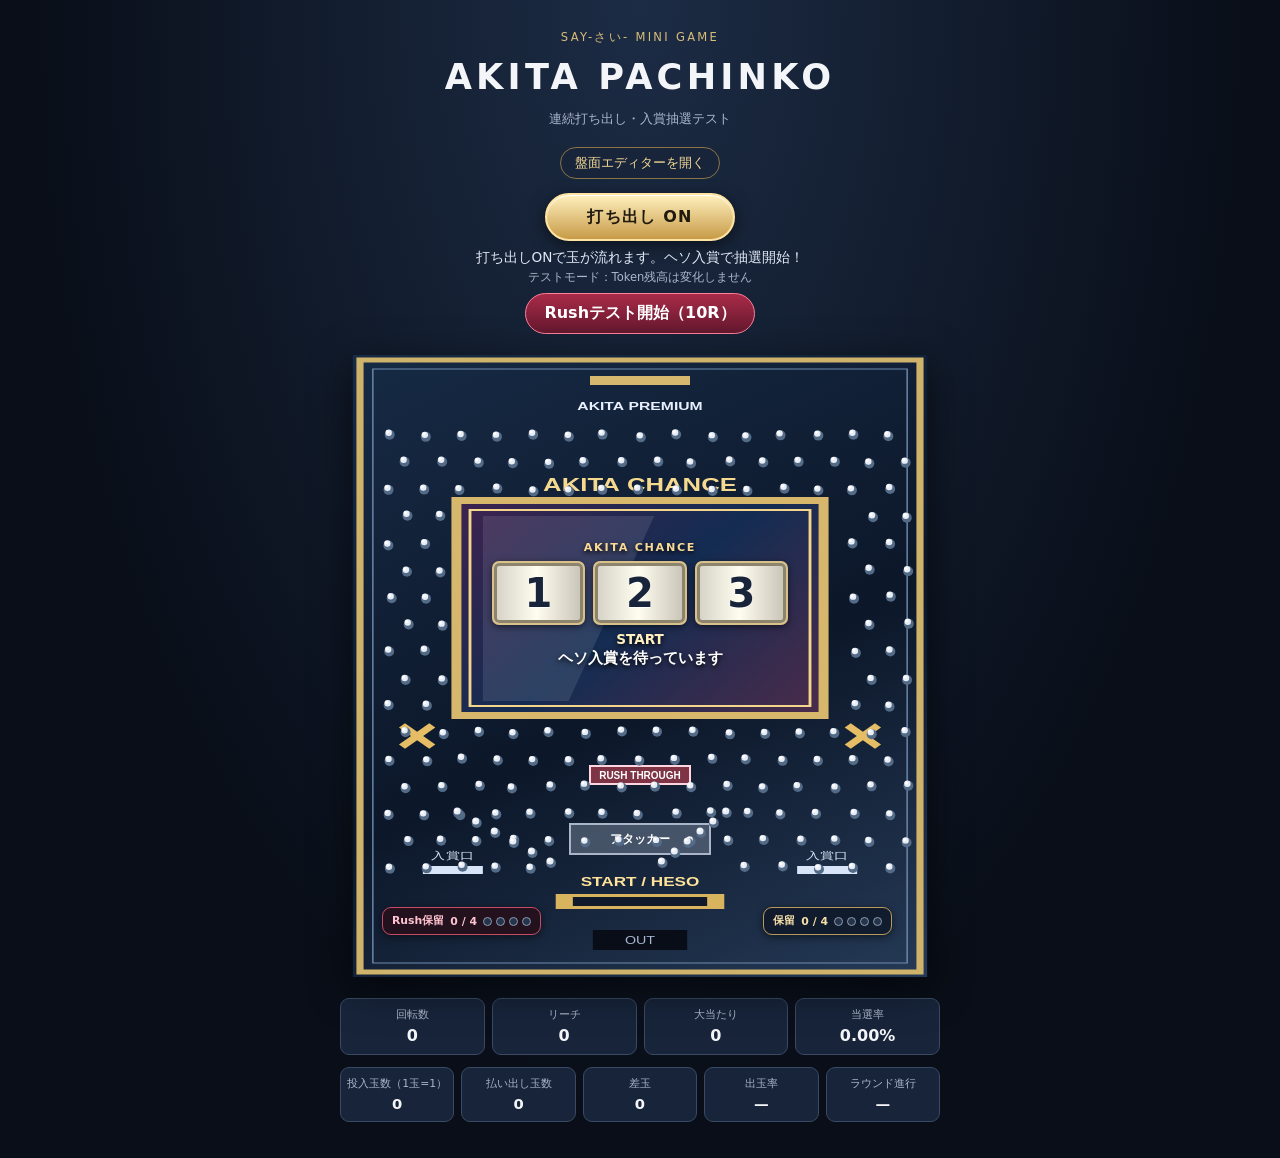
<file: pachinko/index.html>
<!doctype html>
<html lang="ja">
<head>
  <meta charset="UTF-8">
  <meta name="viewport" content="width=device-width, initial-scale=1">
  <title>Akita Pachinko</title>
  <link rel="stylesheet" href="./style.css">
</head>
<body>
  <main class="machine">
    <header class="machine__header">
      <p class="eyebrow">SAY-さい- MINI GAME</p>
      <h1>AKITA PACHINKO</h1>
      <p class="muted">連続打ち出し・入賞抽選テスト</p>
      <a class="editor-link" href="./editor/">盤面エディターを開く</a>
    </header>

    <section class="controls" aria-label="発射操作">
      <button id="start-button" class="launch-button" type="button" aria-pressed="false">打ち出し ON</button>
      <p id="status" class="status" role="status">打ち出しONで玉が流れます。ヘソ入賞で抽選開始！</p>
      <p class="test-note">テストモード：Token残高は変化しません</p>
      <button id="rush-test-button" class="rush-test-button" type="button">Rushテスト開始（10R）</button>
    </section>

    <section class="playfield" aria-label="パチンコ盤面">
      <canvas id="machine-canvas" width="600" height="640">
        Canvasに対応したブラウザで開いてください。
      </canvas>
      <section class="reel-panel" aria-label="液晶・図柄表示">
        <p class="reel-panel__label">AKITA CHANCE</p>
        <div class="reels" aria-live="polite">
          <span class="reel" id="reel-left">1</span>
          <span class="reel" id="reel-center">2</span>
          <span class="reel" id="reel-right">3</span>
        </div>
        <p id="route-label" class="route-label">START</p>
        <p id="result-label" class="result-label">ヘソ入賞を待っています</p>
      </section>
      <div class="hold-panel" aria-label="保留">
        <span class="hold-title">保留</span>
        <span id="hold-count" class="hold-count">0 / 4</span>
        <div id="hold-lamps" class="hold-lamps">
          <i></i><i></i><i></i><i></i>
        </div>
      </div>
      <div class="rush-hold-panel" aria-label="Rush保留"><span class="hold-title">Rush保留</span><span id="rush-hold-count" class="hold-count">0 / 4</span><div id="rush-hold-lamps" class="hold-lamps"><i></i><i></i><i></i><i></i></div></div>
    </section>

    <section class="stats" aria-label="テスト統計">
      <div><span>回転数</span><strong id="spin-count">0</strong></div>
      <div><span>リーチ</span><strong id="reach-count">0</strong></div>
      <div><span>大当たり</span><strong id="jackpot-count">0</strong></div>
      <div><span>当選率</span><strong id="jackpot-rate">0.00%</strong></div>
    </section>
    <section class="stats payout-stats" aria-label="テスト収支">
      <div><span>投入玉数（1玉=1）</span><strong id="spent-count">0</strong></div>
      <div><span>払い出し玉数</span><strong id="paid-count">0</strong></div>
      <div><span>差玉</span><strong id="net-count">0</strong></div>
      <div><span>出玉率</span><strong id="payout-rate">—</strong></div>
      <div><span>ラウンド進行</span><strong id="round-progress">—</strong></div>
    </section>
  </main>
  <script type="module" src="./game.js"></script>
</body>
</html>
</file>
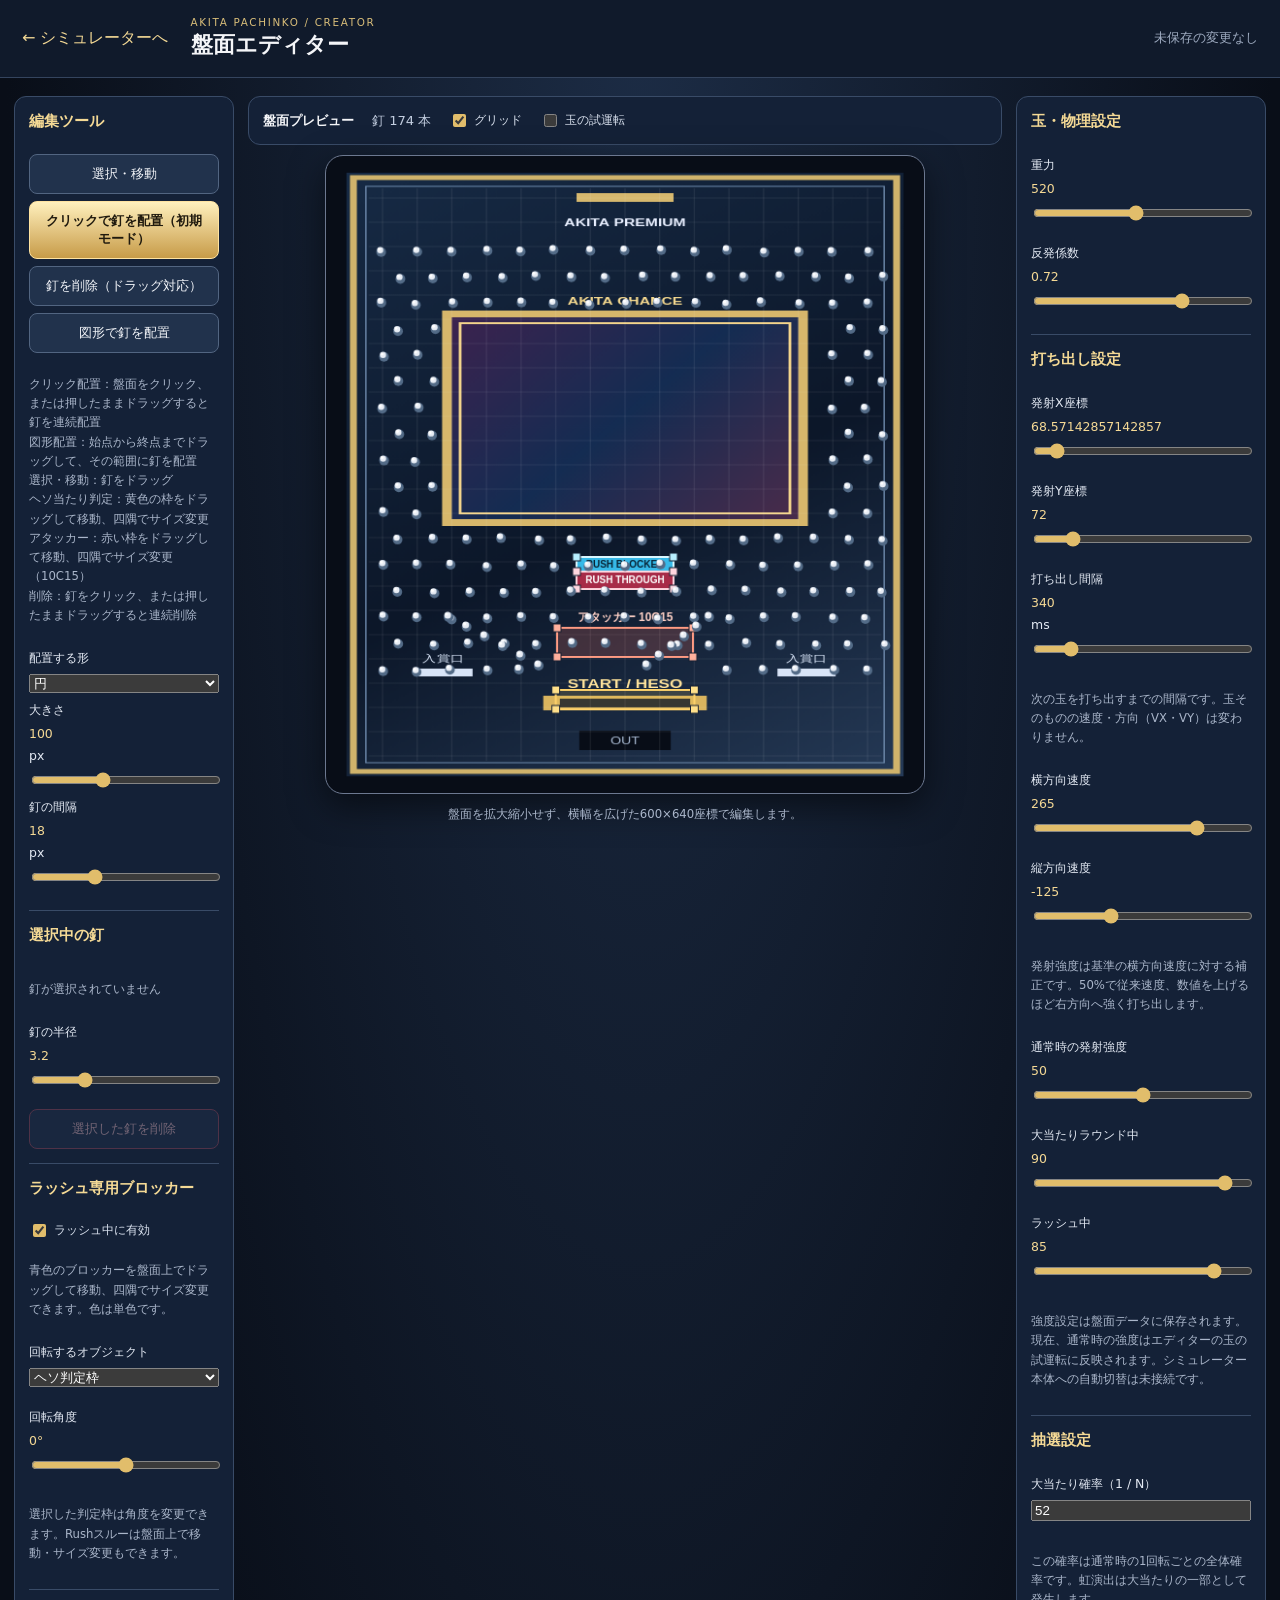
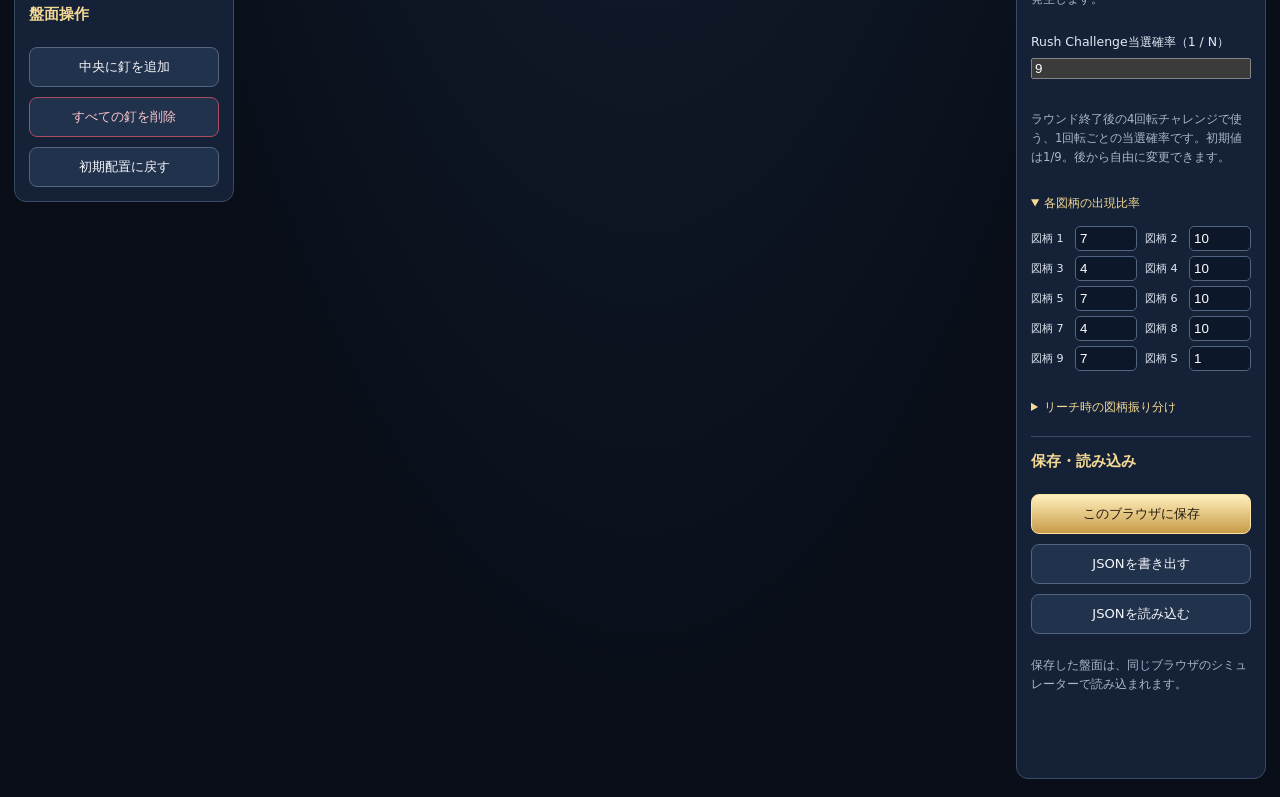
<file: pachinko/editor/index.html>
<!doctype html>
<html lang="ja">
<head>
  <meta charset="UTF-8">
  <meta name="viewport" content="width=device-width, initial-scale=1">
  <title>AKITA PACHINKO - Board Editor</title>
  <link rel="stylesheet" href="./editor.css">
</head>
<body>
  <header class="topbar">
    <a href="../" class="back">← シミュレーターへ</a>
    <div><p class="eyebrow">AKITA PACHINKO / CREATOR</p><h1>盤面エディター</h1></div>
    <span class="save-state" id="save-state">未保存の変更なし</span>
  </header>
  <main class="layout">
    <aside class="tools panel">
      <h2>編集ツール</h2>
      <div class="tool-list" role="group" aria-label="編集ツール">
        <button class="tool" data-tool="select" aria-pressed="false">選択・移動</button>
        <button class="tool active" data-tool="place" aria-pressed="true">クリックで釘を配置（初期モード）</button>
        <button class="tool" data-tool="delete">釘を削除（ドラッグ対応）</button>
        <button class="tool" data-tool="shape">図形で釘を配置</button>
      </div>
      <p class="hint">クリック配置：盤面をクリック、または押したままドラッグすると釘を連続配置<br>図形配置：始点から終点までドラッグして、その範囲に釘を配置<br>選択・移動：釘をドラッグ<br>ヘソ当たり判定：黄色の枠をドラッグして移動、四隅でサイズ変更<br>アタッカー：赤い枠をドラッグして移動、四隅でサイズ変更（10C15）<br>削除：釘をクリック、または押したままドラッグすると連続削除</p>
      <div class="shape-settings">
        <label>配置する形
          <select id="shape-type"><option value="circle">円</option><option value="rectangle">四角形</option><option value="triangle">三角形</option><option value="diamond">ひし形</option><option value="line">直線</option></select>
        </label>
        <label>大きさ <output id="shape-size-value">100</output> px
          <input id="shape-size" type="range" min="30" max="220" step="5" value="100">
        </label>
        <label>釘の間隔 <output id="shape-spacing-value">18</output> px
          <input id="shape-spacing" type="range" min="10" max="35" step="1" value="18">
        </label>
      </div>
      <hr>
      <h2>選択中の釘</h2>
      <p id="selection-label" class="muted">釘が選択されていません</p>
      <label>釘の半径 <output id="peg-radius-value">3.2</output>
        <input id="peg-radius" type="range" min="1.5" max="8" step="0.1" value="3.2">
      </label>
      <button id="delete-selected" class="danger" disabled>選択した釘を削除</button>
      <hr>
      <h2>ラッシュ専用ブロッカー</h2>
      <label class="toggle"><input id="blocker-enabled" type="checkbox" checked> ラッシュ中に有効</label>
      <p class="hint">青色のブロッカーを盤面上でドラッグして移動、四隅でサイズ変更できます。色は単色です。</p>
      <label>回転するオブジェクト
        <select id="rotation-target"><option value="hitbox">ヘソ判定枠</option><option value="attacker">アタッカー</option><option value="blocker">Rushブロッカー</option><option value="rushSwitch">Rushスルー</option></select>
      </label>
      <label>回転角度 <output id="object-rotation-value">0°</output>
        <input id="object-rotation" type="range" min="-180" max="180" step="1" value="0">
      </label>
      <p class="hint">選択した判定枠は角度を変更できます。Rushスルーは盤面上で移動・サイズ変更もできます。</p>
      <hr>
      <h2>盤面操作</h2>
      <button id="add-peg-center">中央に釘を追加</button>
      <button id="clear-pegs" class="danger">すべての釘を削除</button>
      <button id="reset-board">初期配置に戻す</button>
    </aside>

    <section class="workspace">
      <div class="canvas-toolbar panel">
        <strong>盤面プレビュー</strong>
        <span id="peg-count">釘 0 本</span>
        <label class="toggle"><input id="grid-toggle" type="checkbox" checked> グリッド</label>
        <label class="toggle"><input id="preview-toggle" type="checkbox"> 玉の試運転</label>
      </div>
      <div class="canvas-wrap">
        <canvas id="editor-canvas" width="600" height="640" aria-label="編集するパチンコ盤面"></canvas>
      </div>
      <p class="hint">盤面を拡大縮小せず、横幅を広げた600×640座標で編集します。</p>
    </section>

    <aside class="settings panel">
      <h2>玉・物理設定</h2>
      <label>重力 <output id="gravity-value">520</output>
        <input id="gravity" type="range" min="100" max="1000" step="10" value="520">
      </label>
      <label>反発係数 <output id="bounce-value">0.72</output>
        <input id="bounce" type="range" min="0.1" max="1" step="0.01" value="0.72">
      </label>
      <hr>
      <h2>打ち出し設定</h2>
      <label>発射X座標 <output id="launch-x-value">48</output>
        <input id="launch-x" type="range" min="25" max="575" step="1" value="48">
      </label>
      <label>発射Y座標 <output id="launch-y-value">72</output>
        <input id="launch-y" type="range" min="30" max="300" step="1" value="72">
      </label>
      <label>打ち出し間隔 <output id="launch-interval-value">340</output> ms
        <input id="launch-interval" type="range" min="50" max="2000" step="10" value="340">
      </label>
      <p class="hint">次の玉を打ち出すまでの間隔です。玉そのものの速度・方向（VX・VY）は変わりません。</p>
      <label>横方向速度 <output id="launch-vx-value">265</output>
        <input id="launch-vx" type="range" min="-500" max="500" step="5" value="265">
      </label>
      <label>縦方向速度 <output id="launch-vy-value">-125</output>
        <input id="launch-vy" type="range" min="-400" max="400" step="5" value="-125">
      </label>
      <p class="hint">発射強度は基準の横方向速度に対する補正です。50%で従来速度、数値を上げるほど右方向へ強く打ち出します。</p>
      <label>通常時の発射強度 <output id="normal-strength-value">50%</output>
        <input id="normal-strength" type="range" min="0" max="100" step="1" value="50">
      </label>
      <label>大当たりラウンド中 <output id="round-strength-value">90%</output>
        <input id="round-strength" type="range" min="0" max="100" step="1" value="90">
      </label>
      <label>ラッシュ中 <output id="rush-strength-value">85%</output>
        <input id="rush-strength" type="range" min="0" max="100" step="1" value="85">
      </label>
      <p class="hint">強度設定は盤面データに保存されます。現在、通常時の強度はエディターの玉の試運転に反映されます。シミュレーター本体への自動切替は未接続です。</p>
      <hr>
      <h2>抽選設定</h2>
      <label>大当たり確率（1 / N）
        <input id="jackpot-denominator" type="number" min="1" max="1000000" step="1" value="52">
      </label>
      <p class="hint">この確率は通常時の1回転ごとの全体確率です。虹演出は大当たりの一部として発生します。</p>
      <label>Rush Challenge当選確率（1 / N）
        <input id="rush-challenge-denominator" type="number" min="1" max="1000000" step="1" value="9">
      </label>
      <p class="hint">ラウンド終了後の4回転チャレンジで使う、1回転ごとの当選確率です。初期値は1/9。後から自由に変更できます。</p>
      <details open>
        <summary>各図柄の出現比率</summary>
        <div id="symbol-weight-controls" class="weight-controls"></div>
      </details>
      <details>
        <summary>リーチ時の図柄振り分け</summary>
        <div id="reach-weight-controls" class="weight-controls"></div>
      </details>
      <hr>
      <h2>保存・読み込み</h2>
      <button id="save-board" class="primary">このブラウザに保存</button>
      <button id="export-board">JSONを書き出す</button>
      <label class="file-button">JSONを読み込む<input id="import-board" type="file" accept="application/json,.json"></label>
      <p class="hint">保存した盤面は、同じブラウザのシミュレーターで読み込まれます。</p>
      <p id="message" class="message" role="status"></p>
    </aside>
  </main>
  <script type="module" src="./editor.js"></script>
</body>
</html>
</file>
<file: pachinko/style.css>
:root {
  color-scheme: dark;
  font-family: system-ui, -apple-system, "Segoe UI", sans-serif;
  background: #090e18;
  color: #f4f5f8;
}
* { box-sizing: border-box; }
body { margin: 0; padding: 18px 12px 36px; background: radial-gradient(ellipse at top, #1c2c45, #090e18 68%); }
.machine { width: min(100%, 740px); margin: 0 auto; }
.machine__header { text-align: center; margin-bottom: 14px; }
.machine__header h1 { margin: 4px 0; letter-spacing: .12em; font-size: clamp(1.5rem, 6vw, 2.2rem); }
.eyebrow { color: #d8bd79; font-size: .72rem; letter-spacing: .2em; }
.muted, .test-note { color: #aab6ca; font-size: .82rem; }
.controls { margin: 0 auto 12px; text-align: center; }
.launch-button { min-width: 190px; min-height: 48px; padding: 10px 24px; border: 2px solid #ffe3a0; border-radius: 999px; color: #201a0e; background: linear-gradient(#fff0bd, #c79b48); font: inherit; font-weight: 850; letter-spacing: .08em; cursor: pointer; box-shadow: 0 4px 16px #0008, inset 0 1px #fff; }
.launch-button.is-firing { color: #fff; border-color: #ff9d9d; background: linear-gradient(#bd394c, #741e36); }
.status { min-height: 1.4em; margin: 8px 0 2px; color: #e2e9f7; font-size: .85rem; }
.test-note { margin: 0; font-size: .72rem; }
.playfield { position: relative; width: min(100%, 600px); margin: auto; }
canvas { display: block; width: 100%; height: auto; border-radius: 18px; filter: drop-shadow(0 10px 20px #0009); }
.reel-panel { position: absolute; top: 27%; left: 21%; width: 58%; height: 27%; display: flex; flex-direction: column; align-items: center; justify-content: center; padding: 7px; text-align: center; pointer-events: none; }
.reel-panel__label { margin: 0 0 7px; color: #f8d995; font-size: clamp(.55rem, 2vw, .7rem); font-weight: 800; letter-spacing: .15em; text-shadow: 0 2px 5px #000; }
.reels { display: flex; justify-content: center; gap: clamp(3px, 1.4vw, 8px); width: 100%; }
.reel { display: grid; place-items: center; width: 28%; height: clamp(48px, 14vw, 64px); border: 2px solid #d9c18a; border-radius: 7px; background: linear-gradient(90deg, #d4d0c5, #fffdf0 48%, #c7c2b6); color: #18243a; font-size: clamp(1.6rem, 7vw, 2.5rem); font-weight: 900; text-shadow: 0 1px #fff; box-shadow: inset 0 0 0 3px #8d846d, 0 2px 7px #0008; overflow: hidden; }
.reel--spinning { color: #223b66; filter: blur(.6px); animation: reel-shake .09s linear infinite alternate; background: repeating-linear-gradient(180deg, #fffdf0 0 17px, #c5c1b7 18px 20px, #fffdf0 21px 38px); }
.reel--stopped { animation: reel-stop .22s ease-out; }
.reel--jackpot { border-color: #fff0a0; color: #9d1731; background: linear-gradient(#fff5c9, #ffd45b); box-shadow: 0 0 16px #ffe17b, inset 0 0 0 3px #e9b94f; }
.route-label { margin: 6px 0 1px; color: #fff0c0; font-size: clamp(.65rem, 2.5vw, .85rem); font-weight: 900; text-shadow: 0 2px 5px #000; }
.result-label { margin: 0; min-height: 1.4em; color: #fff; font-size: clamp(.7rem, 2.8vw, .95rem); font-weight: 850; text-shadow: 0 2px 5px #000; }
.result-label--jackpot { color: #ffe58c; font-size: clamp(.9rem, 3.5vw, 1.2rem); text-shadow: 0 0 12px #ff9e2d; }
.hold-panel { position: absolute; right: 8%; bottom: 8%; display: flex; align-items: center; gap: 6px; padding: 6px 9px; border: 1px solid #b99a5b; border-radius: 9px; background: #101a2be8; box-shadow: 0 2px 8px #0008; }
.hold-title, .hold-count { color: #f7dfaa; font-size: .68rem; font-weight: 800; }
.hold-lamps { display: flex; gap: 4px; }
.hold-lamps i { width: 9px; height: 9px; border: 1px solid #8d9bb0; border-radius: 50%; background: #25344a; }
.hold-lamps i.is-lit { border-color: #fff0a1; background: #ffd45b; box-shadow: 0 0 7px #ffd45b; }
.stats { display: grid; grid-template-columns: repeat(4, 1fr); gap: 7px; width: min(100%, 600px); margin: 12px auto 0; }
.stats div { padding: 9px 3px; border: 1px solid #394a64; border-radius: 9px; background: #17243a; text-align: center; }
.stats span, .stats strong { display: block; }
.stats span { color: #aab6ca; font-size: .68rem; }
.stats strong { margin-top: 4px; font-size: 1rem; font-variant-numeric: tabular-nums; }
@keyframes reel-shake { from { transform: translateY(-1px); } to { transform: translateY(1px); } }
@keyframes reel-stop { 0% { transform: translateY(-5px); } 65% { transform: translateY(2px); } 100% { transform: translateY(0); } }
@media (max-width: 380px) {
  body { padding-inline: 7px; }
  .hold-panel { right: 5%; bottom: 7%; gap: 4px; }
  .hold-title, .hold-count { font-size: .6rem; }
  .hold-lamps i { width: 7px; height: 7px; }
}
.editor-link { display:inline-block; margin-top:6px; color:#f5d995; font-size:.82rem; text-decoration:none; border:1px solid #8b7446; border-radius:999px; padding:6px 14px; background:#17243a; } .editor-link:hover { background:#263b58; border-color:#f5d995; }

.payout-stats { grid-template-columns: repeat(5, minmax(0, 1fr)); }
.payout-stats strong { font-size: .92rem; }
@media (max-width: 560px) {
  .payout-stats { grid-template-columns: repeat(2, minmax(0, 1fr)); }
}

.rush-test-button{margin-top:8px;padding:9px 18px;border:1px solid #ff8197;border-radius:999px;background:linear-gradient(#a92b48,#64182e);color:#fff;font:inherit;font-weight:800;cursor:pointer}.rush-hold-panel{position:absolute;left:7%;bottom:8%;display:flex;align-items:center;gap:6px;padding:6px 9px;border:1px solid #c84a65;border-radius:9px;background:#25101be8;box-shadow:0 2px 8px #0008}.rush-hold-panel .hold-title,.rush-hold-panel .hold-count{color:#ffc4d0}.rush-hold-panel .hold-lamps i.is-lit{border-color:#ffe4eb;background:#ff315c;box-shadow:0 0 8px #ff315c}
</file>
<file: pachinko/editor/editor.css>
:root{color-scheme:dark;font-family:system-ui,-apple-system,"Segoe UI",sans-serif;background:#090e18;color:#f4f5f8}*{box-sizing:border-box}body{margin:0;background:radial-gradient(ellipse at top,#1c2c45,#090e18 70%);min-height:100vh}.topbar{display:flex;align-items:center;gap:22px;padding:16px 22px;border-bottom:1px solid #34445e;background:#101a2b}.topbar h1{font-size:1.35rem;margin:2px 0}.eyebrow{font-size:.65rem;letter-spacing:.16em;color:#d8bd79;margin:0}.back{color:#f4d995;text-decoration:none;white-space:nowrap}.save-state{margin-left:auto;color:#9eabc0;font-size:.8rem}.layout{display:grid;grid-template-columns:220px minmax(320px,1fr) 250px;gap:14px;max-width:1280px;margin:18px auto;padding:0 14px}.panel{background:#142137;border:1px solid #394b67;border-radius:12px;padding:14px}.panel h2{font-size:.95rem;margin:0 0 12px;color:#f4d995}.tools,.settings{align-self:start;display:flex;flex-direction:column;gap:10px}.tool-list{display:grid;gap:7px}.panel button,.file-button{border:1px solid #526581;border-radius:8px;background:#21324c;color:#f5f7fb;padding:10px 11px;font:inherit;font-size:.82rem;cursor:pointer;text-align:center}.panel button:hover,.file-button:hover{border-color:#e5c77e}.tool.active,.primary{background:linear-gradient(#fff0bd,#c79b48)!important;color:#201a0e!important;border-color:#ffe3a0!important;font-weight:800}.danger{border-color:#a94c60!important;color:#ffc6cf!important}.panel button:disabled{opacity:.4;cursor:not-allowed}.hint,.muted{font-size:.73rem;line-height:1.65;color:#aab6ca}.panel hr{width:100%;border:0;border-top:1px solid #394b67;margin:4px 0}.panel label:not(.toggle):not(.file-button){display:grid;gap:7px;font-size:.78rem;color:#e4eaf4;margin:3px 0 9px}.panel output{float:right;color:#f5d995;font-variant-numeric:tabular-nums}.panel input[type=range]{width:100%;accent-color:#e1bd6b}.workspace{min-width:0}.canvas-toolbar{display:flex;align-items:center;gap:18px;margin-bottom:10px;font-size:.82rem}.canvas-toolbar span{color:#c3cee0}.toggle{display:flex;align-items:center;gap:5px;color:#d9e1ee;font-size:.75rem}.toggle input{accent-color:#e1bd6b}.canvas-wrap{width:min(100%,600px);margin:auto;padding:8px;border:1px solid #6c7890;border-radius:18px;background:#080d17;box-shadow:0 12px 35px #0008}canvas{display:block;width:100%;height:auto;touch-action:none;border-radius:12px}.file-button{display:block}.file-button input{display:none}.message{font-size:.75rem;color:#f5d995;min-height:2em}.weight-controls{display:grid;grid-template-columns:1fr 1fr;gap:5px 8px;margin:8px 0 12px}.weight-row{display:flex!important;align-items:center;justify-content:space-between;gap:6px!important;font-size:.7rem!important;margin:0!important}.weight-row input{width:62px;min-width:0;background:#0c1729;border:1px solid #526581;border-radius:5px;color:#fff;padding:4px}.settings details summary{font-size:.78rem;color:#f4d995;cursor:pointer;padding:6px 0}.workspace>.hint{text-align:center}@media(max-width:850px){.layout{grid-template-columns:1fr 1fr}.workspace{grid-column:1/-1;grid-row:1}.tools,.settings{min-width:0}}@media(max-width:560px){.layout{grid-template-columns:1fr;padding:0 9px}.workspace{grid-column:auto;grid-row:auto}.topbar{padding:12px;gap:10px}.topbar h1{font-size:1.05rem}.back{font-size:.75rem}.save-state{font-size:.65rem}.canvas-toolbar{gap:9px;flex-wrap:wrap}}
</file>
